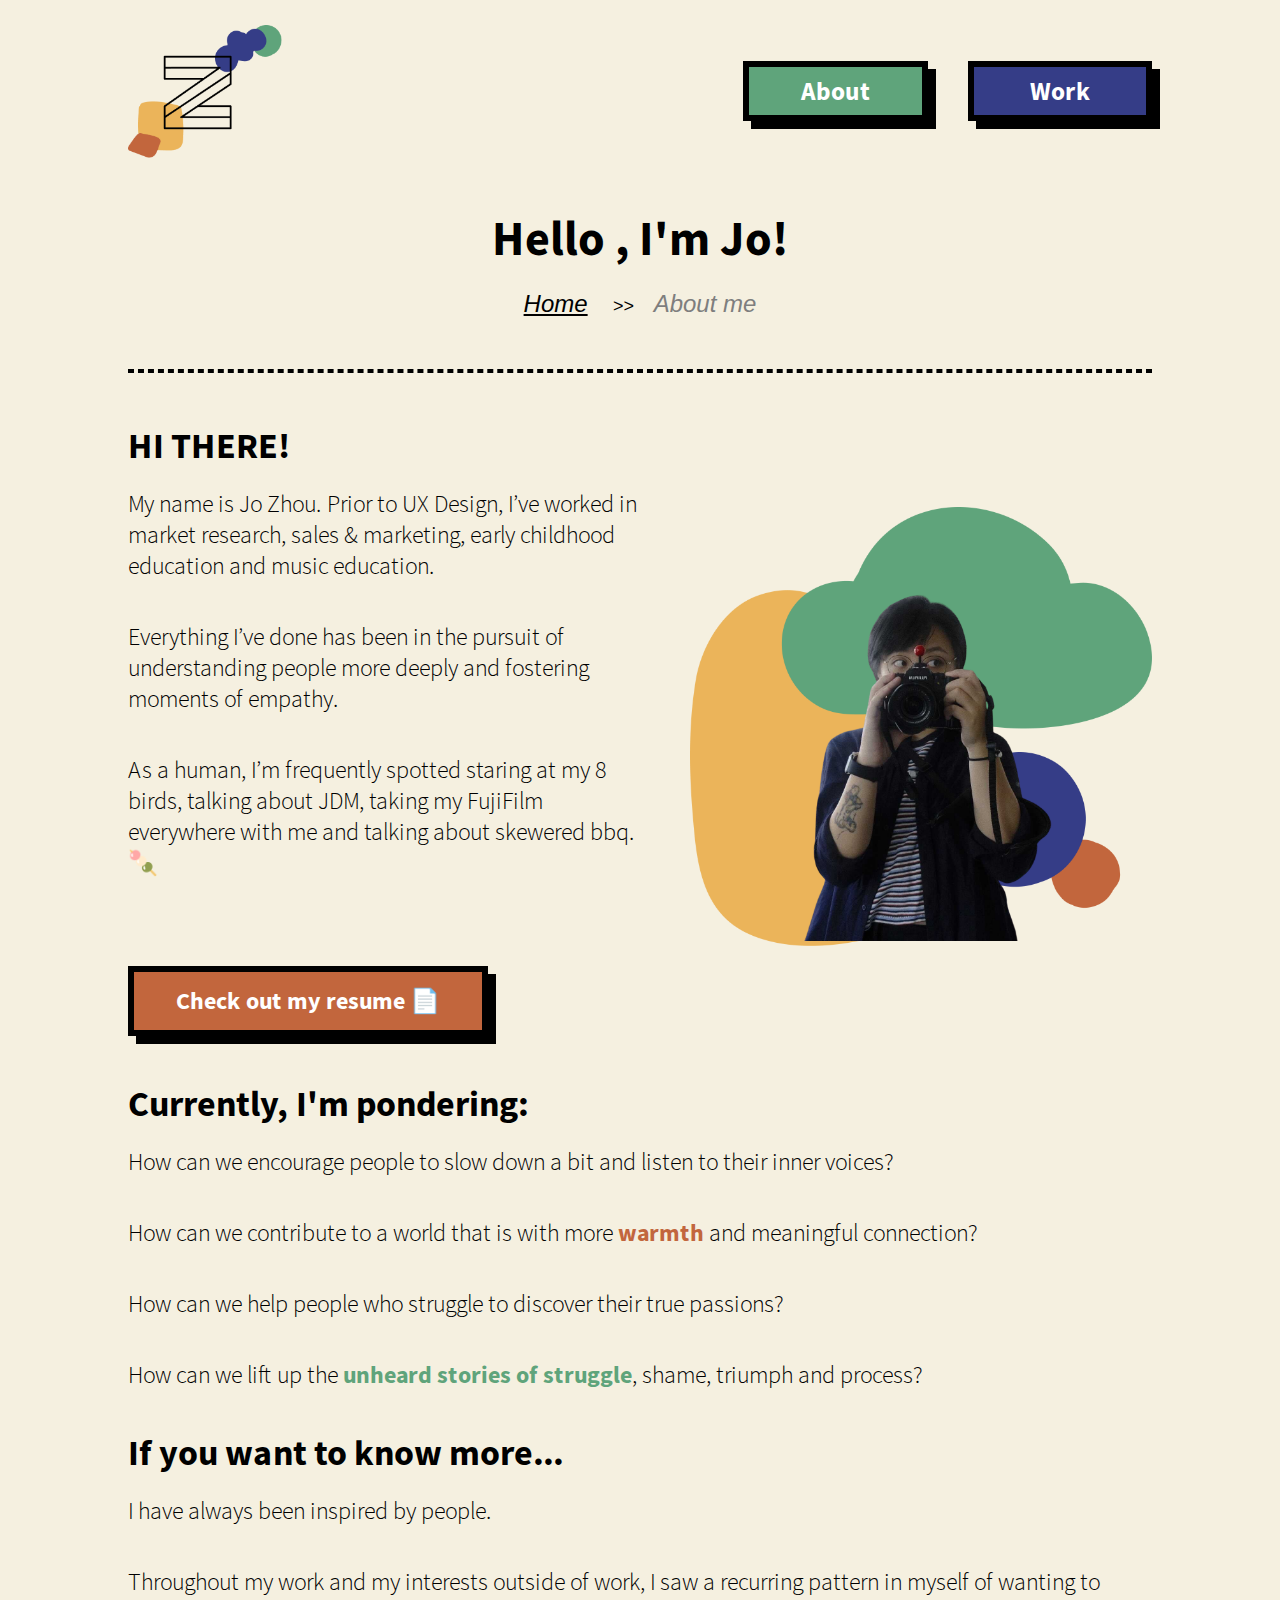
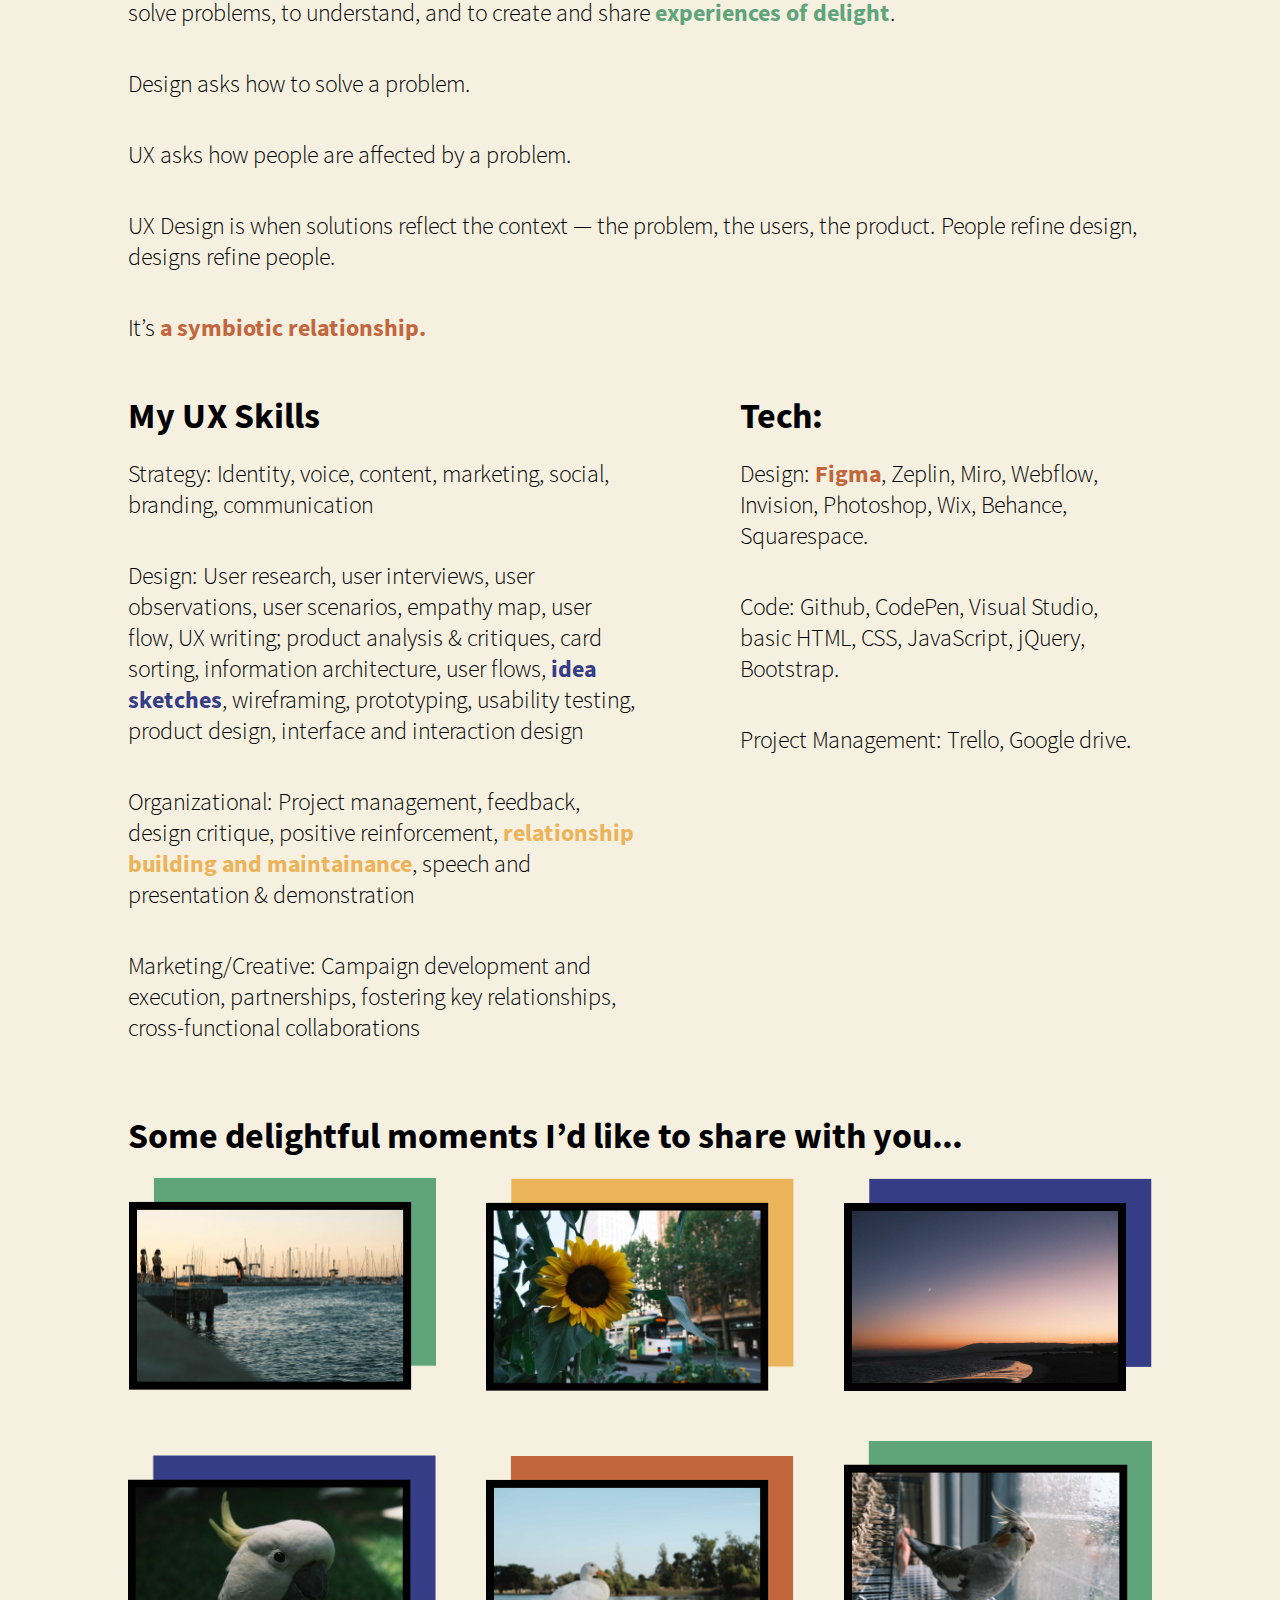
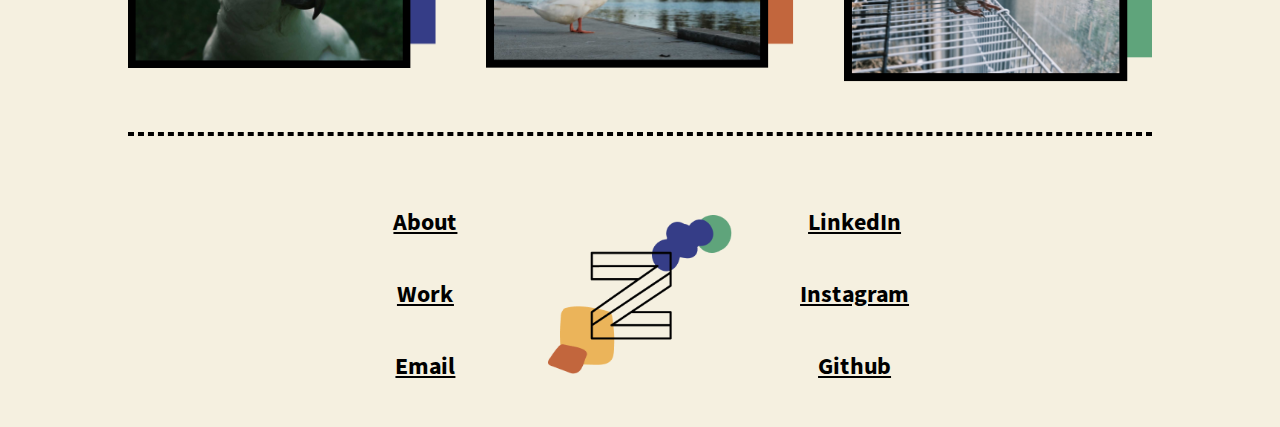
<file: about-me.html>
<!DOCTYPE html>
<html>

    <head>
        <title>Jo Zhou | UX/UI designer in Melbourne</title>

        <link href="css/style.css" rel="stylesheet">
        <script src="https://ajax.googleapis.com/ajax/libs/jquery/3.6.0/jquery.min.js"></script>
    </head>

    <body>  

        <div class="grid-container-nav">

            <a href="index.html">
                <img src="images/footer-logo.png" class="logo scalable">
            </a>
             
            <button class="nav-button nav-item-1 scalable bg-green" onclick="document.location='about-me.html'">About</button>
            <button class="nav-button nav-item-2 scalable bg-blue" onclick="document.location='projects.html'">Work</button>
            
        </div>

        <h2 class="middle-align">Hello , I'm Jo!</h2>

        <ul class="breadcrumbs middle-align">
            <li><a href="index.html">Home</a></li>
            <li>About me</li>
        </ul>

        <hr>
            
        <div class="grid-container-twin">
            <div>
                <h3>HI THERE!</h3>
                <p>My name is Jo Zhou. Prior to UX Design, I’ve worked in market research, sales & marketing, early childhood education and music education.</p>
                <p>Everything I’ve done has been in the pursuit of understanding people more deeply and fostering moments of empathy.</p>
                <p>As a human, I’m frequently spotted staring at my 8 birds, talking about JDM, taking my FujiFilm everywhere with me and talking about skewered bbq. 🍡</p>

                <button class="resume-button scalable" onclick="window.open('https://drive.google.com/file/d/1FCIviLHp3-Ky0cvKkJIvOQmZxPd4LKrT/view?usp=sharing')">Check out my resume 📄</button>
            </div>

            <img src="images/about-me.png" class="secondary-hero-img">
        </div>

        <div>
            <h3>Currently, I'm pondering:</h3>
            <p>How can we encourage people to slow down a bit and listen to their inner voices?</p>
            <p>How can we contribute to a world that is with more <mark class="orange">warmth</mark> and meaningful connection?</p>
            <p>How can we help people who struggle to discover their true passions?</p>
            <p>How can we lift up the <mark class="green">unheard stories of struggle</mark>, shame, triumph and process?</p>
        </div>

        <div>
            <h3>If you want to know more...</h3>
            <p>I have always been inspired by people.</p>
            <p>Throughout my work and my interests outside of work, I saw a recurring pattern in myself of wanting to solve problems, to understand, and to create and share <mark class="green">experiences of delight</mark>.</p>
            <p>Design asks how to solve a problem.</p>
            <p>UX asks how people are affected by a problem.</p>
            <p>UX Design is when solutions reflect the context — the problem, the users, the product.
            People refine design, designs refine people.
            <p>It’s <mark class="orange">a symbiotic relationship.</mark></p>
        </div>

        <div class="grid-container-twin skill-list">
            <div>
                <h3>My UX Skills</h3>
                <p>Strategy:
                    Identity, voice, content, marketing, social, branding, communication</p>
                    
                <p>Design: 
                    User research, user interviews, user observations, user scenarios, empathy map, user flow, UX writing;
                    product analysis & critiques, card sorting, information architecture, user flows, <mark class="blue">idea sketches</mark>, wireframing, prototyping, usability testing, product design, interface and interaction design</p>
               
                <p>Organizational:
                    Project management, feedback,
                    design critique, positive reinforcement, <mark class="yellow">relationship building and maintainance</mark>, speech and presentation & demonstration</p>
                
                <p>Marketing/Creative:
                    Campaign development and execution, partnerships, fostering key relationships, cross-functional collaborations</p>
            </div>

            <div>
                <h3>Tech:</h3>
                <p>Design:
                    <mark class="orange">Figma</mark>, Zeplin, Miro, Webflow, Invision, Photoshop, Wix, Behance, Squarespace.
                <p>Code:
                    Github, CodePen, Visual Studio, basic HTML, CSS, JavaScript, jQuery, Bootstrap.</p>
                <p>Project Management:
                   Trello, Google drive.</p>
            </div>
        </div>

        <h3>Some delightful moments I’d like to share with you...</h3>

        <div class="grid-container-triplet">
            <img src="images/sunset.png" class="rotate">
            <img src="images/sunflower.png" class="rotate">
            <img src="images/sunrise.png" class="rotate"> 
            <img src="images/cockatoo.png" class="rotate">
            <img src="images/goose.png" class="rotate">
            <img src="images/omee.png" class="rotate">
        </div>

        <footer>
            <hr>

            <div class="grid-container-footer">

                <ul class="footer-list-1"> 
                    <li><a href="about-me.html" class="hover-orange">About</a></li>
                    <li><a href="projects.html" class="hover-blue">Work</a></li>
                    <li><a href="mailto:jozhou.uxui@gmail.com" class="hover-green">Email</a></li>
                </ul>
                
                <a href="index.html" class="footer-logo">
                    <img src="images/footer-logo.png">
                </a>
    
                <ul class="footer-list-2">
                    <li><a href="https://www.linkedin.com/in/jozhou-uxui/" target="_blank" class="hover-green">LinkedIn</a></li>
                    <li><a href="https://www.instagram.com/sgreentime/" target="blank" class="hover-green">Instagram</a></li>
                    <li><a href="https://github.com/J000Zhou" target="_blank" class="hover-orange">Github</a></li>
                </ul>

            </div>
        </footer>

        <script src="js/index.js"></script>
    </body>
</html>
</file>
<file: css/style.css>
/*

    COPYRIGHT 
    
    JO ZHOU 2022

*/



@font-face {
    font-family: 'SourceSansPro';
    src: url("../font/SourceSansPro-Light.ttf") format("truetype");
}

@font-face {
    font-family: 'SourceSansProBold';
    src: url("../font/SourceSansPro-Bold.ttf") format("truetype");
}


/*
    ---------------
    Page Properties
    ---------------
*/

body {
    background-color: #F5F0E0;
    background-size: cover;
    background-repeat: no-repeat;
    margin: 25px 10% 25px;
}

hr {
    text-align: center;
    font-family:gopher, sans-serif;
    border: 2px dashed black;
    margin: 50px 0;
}


/* 
    -----------------
    Colour Properties
    -----------------
*/

.bg-green {
    background-color: #5FA47B;
    cursor: pointer;
}

.bg-blue {
    background-color: #353D87;
    cursor: pointer;
}

.bg-orange {
    background-color: #C2663D;
    cursor: pointer;
}

.bg-yellow {
    background-color: #EBB45A;
    cursor: pointer;
}

.bg-grey {
    background-color: #5c5555;
}

mark.blue {
    color:#353D87;
}

mark.yellow {
    color:#EBB45A;
}

mark.orange {
    color:#C2663D;
}

mark.green {
    color:#5FA47B;
}

.hover-orange:hover {
    color: #C2663D;
    cursor: pointer;
    text-decoration: none;
}

.hover-blue:hover {
    color: #353D87;
    cursor: pointer;
    text-decoration: none;
}

.hover-green:hover {
    color: #5FA47B;
    cursor: pointer;
    text-decoration: none;
}


/* 
    ----------------------
    Interactive Properties
    ----------------------
*/

.tiltable {
    transition-duration: .2s;
}

.tiltable:hover {
    transform: rotate(5deg);
    cursor: pointer;
}


/* 
    ---------------
    Text Properties
    ---------------
*/

.middle-align {
    text-align: center;
}

mark {
    background: none;
    font-family: SourceSansProBold;
}

p {
    font-size: 24px;
    font-family: SourceSansPro;
    font-weight: lighter;
    margin: 0 0 40px;
}

h1 {
    font-size: 56px;
    font-family: SourceSansProBold;
    margin: 20px 0 50px;
}

h2 {
    font-size: 48px;
    font-family: SourceSansProBold, sans-serif;
    margin: 0 0 20px;
}

h3 {
    font-size: 36px;
    font-family: SourceSansProBold, sans-serif;
    margin: 0 0 20px;
}

h4 {
    font-size: 24px;
    font-family: SourceSansProBold, sans-serif;
    margin: 0 0 20px;
}

h5 {
    font-size: 24px;
    font-family: SourceSansProBold, sans-serif;
    margin: 0 0 20px;
}

ul {
    padding: 0;
    margin: 0 0 50px;
    list-style-type: decimal;
    font-family: SourceSansPro;
    font-size: 24px;
    font-weight: lighter;
    
}


/*
    -----------------
    Navbar Properties
    -----------------
*/

.grid-container-nav {
    display: grid;
    grid-template-columns: 15% auto 18% 18%;
    grid-gap: 40px;
    margin-bottom: 50px;
}

.logo {
    grid-column: 1 / 2;
    min-width: 150px;
}

.nav-item-1 {
    grid-column: 3 / 4;
}

.nav-item-2 {
    grid-column: 4 / 5;
}

.nav-button {
    width: 100%;
    min-width: 80px;
    max-width: 280px;
    margin: auto 0;
    font-size: calc(10px + 1.2vw);
    cursor: pointer;
}

.nav-button:hover {
color: #F5F0E0;
}


/*
    Breadcrumbs Properties
    ----------------------
*/

.breadcrumbs {
    list-style: none;
}


.breadcrumbs li {
    display: inline;
    font-size: 24px;
    font-family: gopher, sans-serif;
    font-style: italic;
    color:#7e7e7e;
}

.breadcrumbs li+li:before {
    color:#000000;
    font-size: 18px;
    font-family:gopher, sans-serif;
    font-style: italic;
    padding: 0 20px;
    content: ">>";
}

.breadcrumbs li a {
    color:#000000;
    text-decoration-line: underline;
    transition-duration: .2s;
}

.breadcrumbs li a:hover{
    color:#353D87;
}


/*
    Footer Properties
    -----------------
*/

.grid-container-footer {
    display: grid;
    grid-template-columns: auto 20% 18% 20% auto;
    grid-gap: 20px;
    margin: 0 auto 0;
    line-height: 2;
}

footer ul {
    margin: auto 0 auto;
}

footer li {
    justify-content: center;
    display: flex;
    padding: 12px 0 12px;
}

footer li a {
    color:#000000;
    font-size: 24px;
    font-family: sourcesansprobold;
    font-weight: normal;
    transition-duration: .2s;
}

.footer-list-1 {
    grid-column: 2 / 3;
}

.footer-logo {
    grid-column: 3 / 4;
   
    margin: auto 0 auto;
}

.footer-list-2 {
    grid-column: 4 / 5;
}


/*
    Hero Items
    -----------------
*/

.hero-intro {
    margin: auto 0 auto;
}

.secondary-hero-img {
    width: 100%;
}


/*
    Mockup Properties
    -----------------
*/

.mockup-card {
    padding: 50px 30px 50px;
    margin-bottom: 60px;
    border: 8px solid #000000;
    box-shadow:10px 10px #000000;
}

.mockup-landscape {
    width: 100%;
}

.mockup-portrait {
    width: 50%; 
}



/*
    Grid Properties
    -----------------
*/

.grid-container-twin {
    display: grid;
    grid-template-columns: 50% 1fr;
    grid-gap: 50px;
    margin: 0 0 50px;
}

.grid-container-twin-focus-left {
    display: grid;
    grid-template-columns: 1fr 0.5fr;
    grid-gap: 50px;
}

.grid-container-triplet {
    display: grid;
    grid-template-columns: 1fr 1fr 1fr; 
    grid-gap: 50px;
    margin: 0 0 50px;
}

.grid-container-triplet-cards {
    display: grid;
    grid-template-columns: auto 1fr 1fr 1fr auto; 
    grid-gap: 50px;
    margin: 0 0 50px;
}

.grid-container {
    display: grid;
    grid-template-columns: 25% 45% 25%;
    grid-template-rows: 100%;
    grid-gap: 36px;
    padding-left: 36px;
}

.skill-list {
    grid-gap: 100px;
    margin: 50px 0 30px;
}


/*  
    Image Properties
    ----------------
*/

img {
    display: block;
    width: 100%;
    margin: auto;
}

.mockup-hero-img {
    display: inline;
    width: auto;
    height: 100%;
}

.mockup-img-block {
    height: 20vw;
    min-height: 160px;
    margin: 50px 0;
}


/*
    Button & Link Properties
    ------------------------
*/

button { 
    height: 45%;
    max-height: 70px;
    color:white;
    font-family:sourcesansprobold;
    font-size: 24px;
    font-weight: bold;
    border: 6px solid #000000;
    box-shadow:8px 8px #000000;
}

.resume-button {
    margin: 48px 0 20px;
    background: #C2663D;
    width: 360px;
}

.link {
    color:#353D87;
    text-decoration-line: underline;
    transition-duration: .2s;
    cursor: pointer;
}

h3.link {
    margin: 70px 0 50px;
}

h4.link {
    margin-bottom: 40px;
}

.link:hover{
    color:#5FA47B;
}



/*
    Project Page Properties
    -----------------------
*/

.summary-card {
    width: 70%;
    padding: 30px min(50px, 10%);
    margin: 0 auto 50px;
    border: 8px solid #000000;
    box-shadow: 10px 10px #000000;
}

.strategy-card {
    min-height: 300px;
    margin: 0 auto 50px;
    padding: 20px;
    color: white;
    border: 8px solid #000000;
    box-shadow: 10px 10px #000000;
}

.idea-card {
    padding: 8px 8px 8px;
    margin: 0 8px 0;
    border: 8px solid #000000;
    box-shadow: 10px 10px #000000;
    font-weight: bold;
    color: white;

}

/*TEMPORARY STATIC IMAGE*/
.container-static-card {
    width: 60%;
    margin: 0 auto 50px;
}


/*
    Media Queries
    -------------
*/


@media (max-width: 1200px) {

    .grid-container-twin {
        grid-template-columns: 1fr;
        grid-gap: 20px;
        margin: 0 0 20px;
    }

    .hero-img {
        width: 80%;
        margin: 0 auto 0;
    }

}



/*CHANGE TO 480 LATER FOR MOBILE*/
@media (max-width: 600px) {

    hr {
        margin: 0 0 30px;
    }

    p {
        font-size: 16px;
        margin: 0 0 20px;
    }

    h1 {
        font-size: 45px;
        margin: 10px 0 10px;
    }

    h2 {
        font-size: 36px;
        margin: 0 0 10px;
    }

    h3 {
        font-size: 24px;
        margin: 0 0 10px;
    }

    h4 {
        font-size: 16px;
        margin: 0 0 10px;
    }

    h5 {
        font-size: 16px;
        margin: 0 0 10px;
    }

    ul {
        font-size: 16px;
        margin: 0 0 20px;
    }

    button {
        height: 56px;
    }

    h3.link {
        margin: 30px 0 20px;
    }
    
    h4.link {
        margin: 0 0 20px;
    }

    .breadcrumbs li+li:before {
        font-size: 10px;
    }  

    .breadcrumbs li {
        font-size: 16px;
    }

    .summary-card {
        width: 100%;
        margin: 0 auto 30px;
    }

    .idea-card {
        width: 70%;
        margin: 16px auto 16px;
    }

    .mockup-img-block {
        margin: 20px 0 20px;
    }

    /*TEMPORARY STATIC IMAGE*/
    .container-static-card {
        width: 100%;
        margin: 0 auto 20px;
    }

    footer li {
        padding: 7px 0 7px;
    }
    
    footer li a {
        font-size: 16px;
    }

    .grid-container-triplet img {
        height: 200px;
        width: 300px;
        margin: 10 0 10;
    }

    

    
    /*
        Grid Properties
        ---------------
    */

    .grid-container-triplet {
        grid-template-columns: 1fr;
        grid-gap: 0;
        margin: 0 0 20px;
    }

    .grid-container-footer {
        line-height: 1.5;
    }
}
</file>
